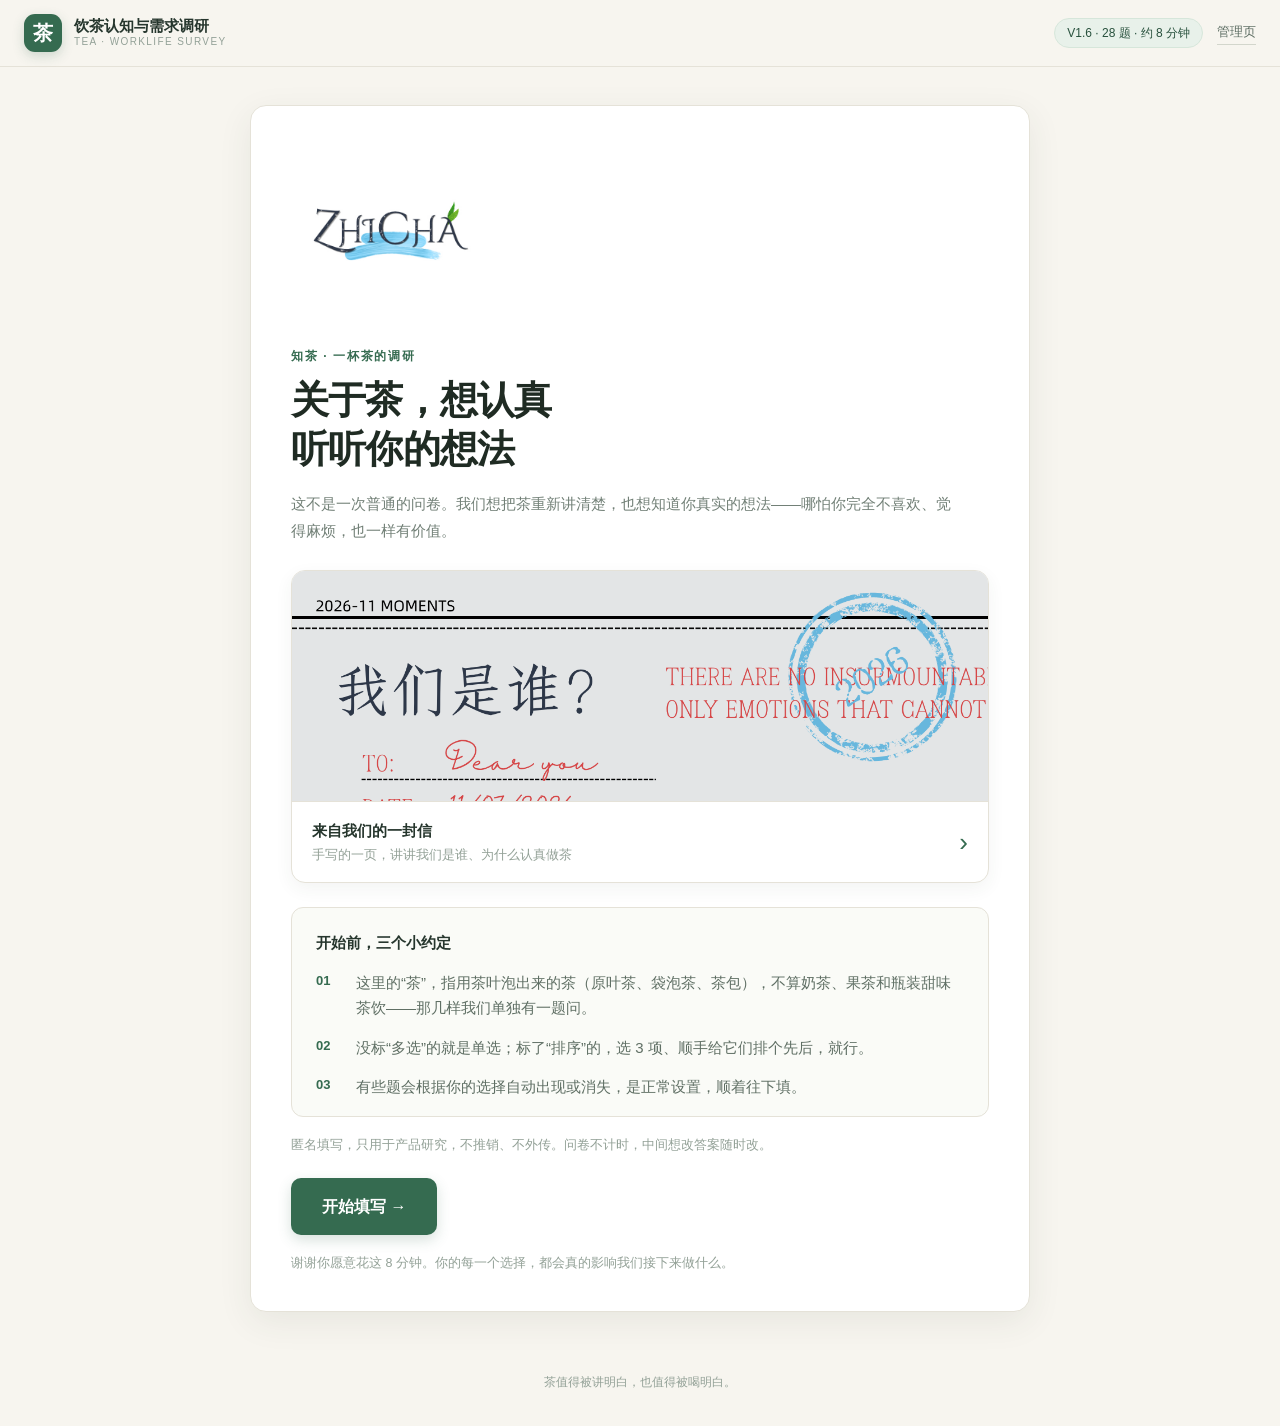
<file: index.html>
<!DOCTYPE html>
<html lang="zh-CN">
<head>
  <meta charset="UTF-8" />
  <meta name="viewport" content="width=device-width, initial-scale=1.0" />
  <title>25–40 岁职场人群饮茶认知与需求调研</title>
  <meta name="description" content="一份关于职场人群饮茶习惯、认知与内容需求的匿名调研，约 8 分钟。" />
  <link rel="stylesheet" href="styles.css?v=20261127" />
</head>
<body>
  <header class="topbar">
    <div class="brand">
      <span class="brand-mark">茶</span>
      <span class="brand-text">饮茶认知与需求调研<small>TEA · WORKLIFE SURVEY</small></span>
    </div>
    <nav class="topnav">
      <span class="badge">V1.6 · 28 题 · 约 8 分钟</span>
      <a href="admin.html" class="admin-link">管理页</a>
    </nav>
  </header>

  <main class="page">
    <section id="intro" class="intro card">
      <div class="brand-logo"><img src="assets/zhicha-logo.jpg" alt="知茶 ZHI CHA" /></div>
      <div class="intro-eyebrow">知茶 · 一杯茶的调研</div>
      <h1>关于茶，想认真<br />听听你的想法</h1>
      <p class="intro-lead" id="introLead"></p>

      <button class="letter-card" id="letterCard" type="button" aria-label="查看来自我们的一封信">
        <div class="letter-preview"><img src="assets/who-we-are.png" alt="手写信件《我们是谁？》" /></div>
        <div class="letter-meta">
          <span class="letter-text"><strong>来自我们的一封信</strong><span>手写的一页，讲讲我们是谁、为什么认真做茶</span></span>
          <span class="letter-chevron" aria-hidden="true">›</span>
        </div>
      </button>

      <div class="rules-box">
        <div class="rules-title">开始前，三个小约定</div>
        <ol id="introRules"></ol>
      </div>
      <div class="privacy-note">匿名填写，只用于产品研究，不推销、不外传。问卷不计时，中间想改答案随时改。</div>
      <button class="btn btn-primary btn-lg" id="startBtn">开始填写 <span aria-hidden="true">→</span></button>
      <div class="intro-foot">谢谢你愿意花这 8 分钟。你的每一个选择，都会真的影响我们接下来做什么。</div>
    </section>

    <div id="letterModal" class="letter-modal hidden" role="dialog" aria-modal="true" aria-label="来自我们的一封信">
      <div class="letter-backdrop" id="letterBackdrop"></div>
      <div class="letter-modal-panel">
        <button class="letter-close" id="letterClose" type="button" aria-label="关闭">×</button>
        <img src="assets/who-we-are.png" alt="手写信件《我们是谁？》完整版" />
      </div>
    </div>

    <section id="survey" class="survey hidden">
      <div class="progress-wrap">
        <div class="progress-meta"><span id="progressSection">第一部分</span><span id="progressText">1 / 26</span></div>
        <div class="progress-track"><div class="progress-fill" id="progressFill"></div></div>
      </div>
      <div class="card question-card" id="questionCard"></div>
      <div class="question-nav">
        <button class="btn btn-ghost" id="prevBtn">← 上一题</button>
        <button class="btn btn-primary" id="nextBtn">下一题 →</button>
      </div>
    </section>

    <section id="done" class="done card hidden">
      <div class="brand-logo done-logo"><img src="assets/zhicha-logo.jpg" alt="知茶 ZHI CHA" /></div>
      <div class="done-icon">✓</div>
      <h2>答卷已提交，谢谢你</h2>
      <p>你的答案会直接影响我们接下来做什么。</p>
      <div class="identity-card" id="identityCard"></div>
      <div class="receipt" id="receipt"></div>
      <button class="btn btn-ghost" id="againBtn">再填一份</button>
    </section>
  </main>

  <footer class="footer">茶值得被讲明白，也值得被喝明白。</footer>

  <script src="config.js?v=20261127"></script>
  <script src="questions.js?v=20261127"></script>
  <script src="cloud-cloudbase.js?v=20261127"></script>
  <script src="cloud.js?v=20261127"></script>
  <script src="identities.js?v=20261127"></script>
  <script src="app.js?v=20261127"></script>
</body>
</html>
</file>
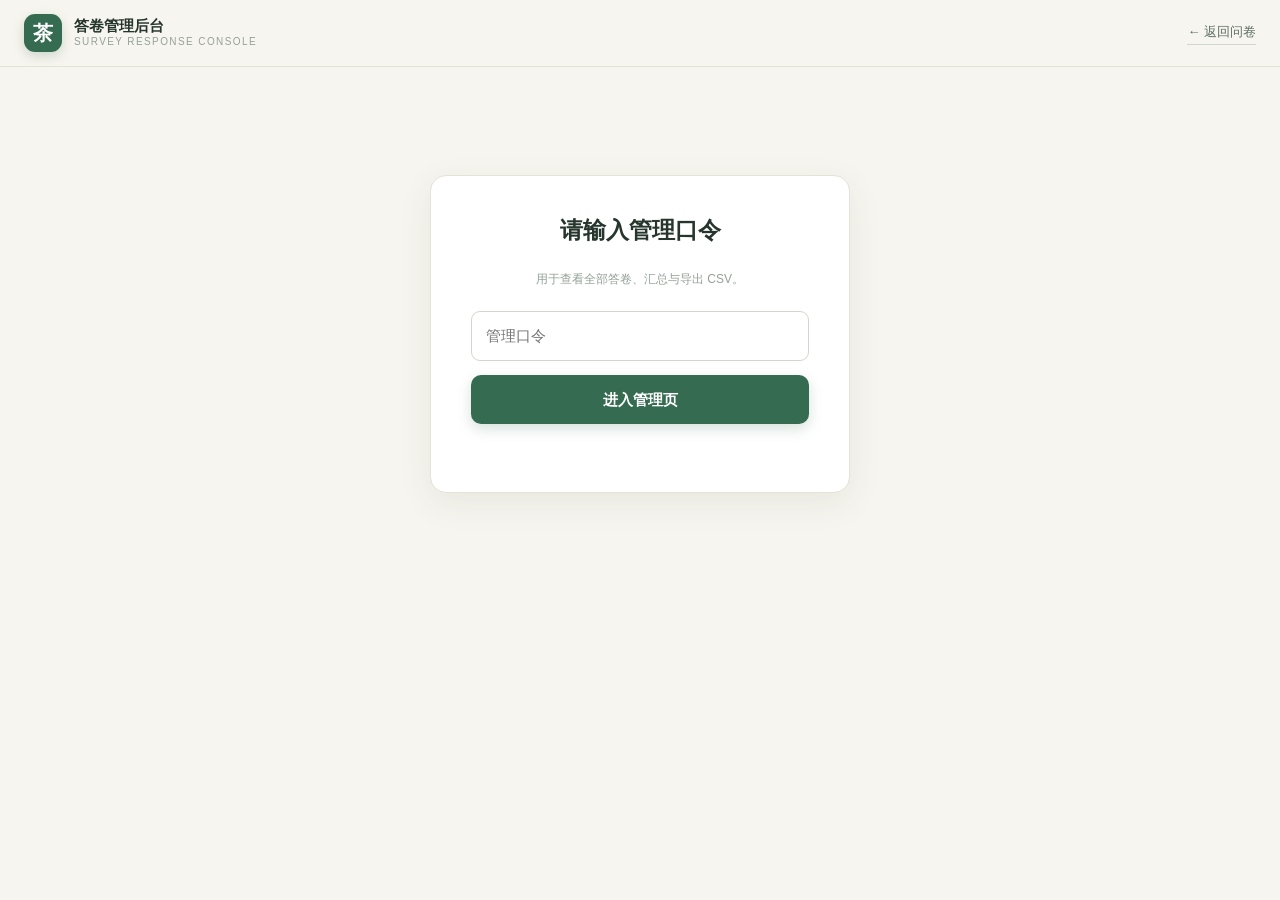
<file: admin.html>
<!DOCTYPE html>
<html lang="zh-CN">
<head>
  <meta charset="UTF-8" />
  <meta name="viewport" content="width=device-width, initial-scale=1.0" />
  <title>答卷管理 · 饮茶认知与需求调研</title>
  <link rel="stylesheet" href="styles.css?v=20261127" />
</head>
<body>
  <header class="topbar">
    <div class="brand">
      <span class="brand-mark">茶</span>
      <span class="brand-text">答卷管理后台<small>SURVEY RESPONSE CONSOLE</small></span>
    </div>
    <nav class="topnav"><a href="index.html" class="admin-link">← 返回问卷</a></nav>
  </header>

  <main class="page admin-page">
    <section id="lock" class="card lock-card">
      <h2 style="margin-top:0">请输入管理口令</h2>
      <p class="muted">用于查看全部答卷、汇总与导出 CSV。</p>
      <input class="text-input" id="codeInput" type="password" placeholder="管理口令" style="min-height:auto" />
      <button class="btn btn-primary" id="unlockBtn">进入管理页</button>
      <div class="error-msg" id="lockError"></div>
    </section>

    <section id="console" class="hidden">
      <div class="admin-head">
        <div><h1>答卷汇总</h1><div class="muted" id="lastUpdate"></div></div>
        <div class="table-tools" style="margin:0">
          <button class="btn btn-ghost" id="refreshBtn">刷新数据</button>
          <button class="btn btn-primary" id="csvBtn">导出 CSV ↓</button>
        </div>
      </div>
      <div id="loadMsg" class="alert alert-info">正在从云数据库读取答卷…</div>
      <div id="stats" class="stat-grid"></div>
      <div class="panel">
        <h2>关键分布</h2>
        <div class="panel-grid" id="charts"></div>
      </div>
      <div class="panel">
        <h2>答卷明细 <span class="muted" id="rowCount"></span></h2>
        <div class="table-tools">
          <input type="search" id="searchInput" placeholder="搜索年龄、状态、分群、联系方式…" />
          <span class="muted">点击任意行展开全部答案</span>
        </div>
        <div class="table-scroll">
          <table class="data">
            <thead><tr><th>#</th><th>提交时间</th><th>年龄</th><th>饮茶频率</th><th>认知</th><th>状态兴趣</th><th>定制兴趣</th><th>分群</th><th>茶系身份</th><th>联系方式</th></tr></thead>
            <tbody id="rows"></tbody>
          </table>
        </div>
        <div class="pager">
          <button class="btn btn-ghost" id="prevPage">← 上一页</button>
          <span id="pageInfo"></span>
          <button class="btn btn-ghost" id="nextPage">下一页 →</button>
        </div>
      </div>
    </section>
  </main>

  <script src="config.js?v=20261127"></script>
  <script src="questions.js?v=20261127"></script>
  <script src="cloud-cloudbase.js?v=20261127"></script>
  <script src="cloud.js?v=20261127"></script>
  <script src="identities.js?v=20261127"></script>
  <script src="admin.js?v=20261127"></script>
</body>
</html>
</file>
<file: styles.css>
:root {
  --bg: #f7f5ef;
  --paper: #ffffff;
  --ink: #26362d;
  --ink-soft: #5f6f64;
  --ink-faint: #93a197;
  --green: #356b50;
  --green-dark: #28513d;
  --green-soft: #e8f1ea;
  --amber: #b8703a;
  --amber-soft: #fbf0e5;
  --line: #e5e2d8;
  --line-strong: #d3d6cc;
  --danger: #b4453f;
  --shadow: 0 10px 34px rgba(45, 65, 51, .08);
  --radius: 16px;
}

* { box-sizing: border-box; }
html { scroll-behavior: smooth; }
body {
  margin: 0;
  background: var(--bg);
  color: var(--ink);
  font-family: -apple-system, BlinkMacSystemFont, "Segoe UI", "PingFang SC", "Hiragino Sans GB", "Microsoft YaHei", sans-serif;
  font-size: 15px;
  line-height: 1.7;
  -webkit-font-smoothing: antialiased;
}
.hidden { display: none !important; }
button, input, textarea { font: inherit; }

.topbar {
  position: sticky; top: 0; z-index: 20;
  display: flex; align-items: center; justify-content: space-between;
  gap: 16px; padding: 14px 24px;
  background: rgba(247, 245, 239, .92);
  backdrop-filter: blur(10px);
  border-bottom: 1px solid var(--line);
}
.brand { display: flex; align-items: center; gap: 12px; }
.brand-mark {
  width: 38px; height: 38px; border-radius: 11px;
  display: grid; place-items: center;
  background: var(--green); color: #fff; font-size: 20px; font-weight: 700;
  box-shadow: 0 4px 12px rgba(53,107,80,.22);
}
.brand-text { font-weight: 700; font-size: 15px; line-height: 1.25; }
.brand-text small { display: block; font-weight: 500; font-size: 10px; letter-spacing: .14em; color: var(--ink-faint); }
.topnav { display: flex; align-items: center; gap: 14px; }
.badge {
  font-size: 12px; color: var(--green-dark); background: var(--green-soft);
  border: 1px solid #d6e6da; border-radius: 999px; padding: 4px 12px;
}
.admin-link { color: var(--ink-soft); text-decoration: none; font-size: 13px; border-bottom: 1px solid var(--line-strong); }
.admin-link:hover { color: var(--green); border-color: var(--green); }

.page { max-width: 820px; margin: 0 auto; padding: 38px 20px 60px; }
.card {
  background: var(--paper); border: 1px solid var(--line);
  border-radius: var(--radius); box-shadow: var(--shadow);
  padding: 36px 40px;
}
.brand-logo { margin-bottom: 14px; }
.brand-logo img {
  display: block; width: 190px; max-width: 100%; height: auto;
  mix-blend-mode: multiply;
}
.done-logo { display: flex; justify-content: center; margin-bottom: 14px; }
.done-logo img { width: 160px; }
.intro-eyebrow {
  display: block; color: var(--green); font-size: 12px; font-weight: 700;
  letter-spacing: .14em; margin-bottom: 10px;
}
h1 { font-size: 38px; line-height: 1.28; margin: 0 0 16px; letter-spacing: -.02em; color: #1f2b23; }
.intro-lead { font-size: 15px; line-height: 1.8; color: #728077; margin: 0 0 26px; max-width: 660px; }

.letter-card {
  display: block; width: 100%; padding: 0; margin: 0 0 24px; text-align: left;
  background: #fff; border: 1px solid var(--line); border-radius: 14px;
  overflow: hidden; cursor: pointer; transition: .18s ease;
  box-shadow: 0 6px 18px rgba(45, 65, 51, .06);
}
.letter-card:hover { transform: translateY(-2px); border-color: #bcd3c2; box-shadow: 0 10px 26px rgba(45, 65, 51, .1); }
.letter-preview { height: 230px; overflow: hidden; background: #f1f2f0; }
.letter-preview img { width: 100%; height: 100%; object-fit: cover; object-position: top center; display: block; }
.letter-meta {
  display: flex; align-items: center; justify-content: space-between; gap: 16px;
  padding: 16px 20px; border-top: 1px solid var(--line);
}
.letter-text { display: flex; flex-direction: column; gap: 2px; }
.letter-text strong { font-size: 15px; color: var(--ink); }
.letter-text span { font-size: 12.5px; color: var(--ink-faint); }
.letter-chevron { color: var(--green); font-size: 26px; line-height: 1; }

.rules-box {
  margin: 0 0 18px; padding: 22px 24px 16px;
  background: #fafbf7; border: 1px solid var(--line); border-radius: 12px;
}
.rules-title { font-weight: 700; margin-bottom: 14px; }
.rules-box ol { margin: 0; padding: 0; list-style: none; counter-reset: rule; color: var(--ink-soft); }
.rules-box li {
  position: relative; margin: 0 0 14px; padding-left: 40px; line-height: 1.7;
}
.rules-box li:last-child { margin-bottom: 0; }
.rules-box li::before {
  counter-increment: rule; content: "0" counter(rule);
  position: absolute; left: 0; top: 0; color: var(--green); font-weight: 700; font-size: 13px;
}
.privacy-note { font-size: 12.5px; color: var(--ink-faint); margin: 18px 0 22px; }
.intro-foot { margin-top: 18px; font-size: 12.5px; color: var(--ink-faint); }

.letter-modal { position: fixed; inset: 0; z-index: 60; display: grid; place-items: center; padding: 24px; }
.letter-backdrop { position: absolute; inset: 0; background: rgba(24, 36, 29, .68); backdrop-filter: blur(3px); }
.letter-modal-panel {
  position: relative; max-width: 760px; width: 100%; max-height: 90vh; overflow: auto;
  background: #fff; border-radius: 14px; box-shadow: 0 24px 70px rgba(0, 0, 0, .3);
}
.letter-modal-panel img { display: block; width: 100%; height: auto; }
.letter-close {
  position: sticky; top: 10px; float: right; margin: 10px 12px -46px 0; z-index: 2;
  width: 36px; height: 36px; border: none; border-radius: 50%;
  background: rgba(255, 255, 255, .9); color: var(--ink); font-size: 24px; cursor: pointer;
  box-shadow: 0 2px 10px rgba(0, 0, 0, .18);
}

.btn {
  border: 1px solid transparent; border-radius: 10px; cursor: pointer;
  padding: 11px 22px; font-weight: 600; transition: .15s ease;
  background: #fff; color: var(--ink);
}
.btn:hover { transform: translateY(-1px); }
.btn:disabled { opacity: .45; cursor: not-allowed; transform: none; }
.btn-primary { background: var(--green); color: #fff; box-shadow: 0 5px 14px rgba(53,107,80,.2); }
.btn-primary:hover { background: var(--green-dark); }
.btn-lg { padding: 14px 30px; font-size: 16px; }
.btn-ghost { background: #fff; border-color: var(--line-strong); color: var(--ink-soft); }
.btn-ghost:hover { border-color: var(--green); color: var(--green); }
.btn-danger { background: #fff; border-color: #e6c9c7; color: var(--danger); }

.progress-wrap { margin-bottom: 18px; }
.progress-meta { display: flex; justify-content: space-between; font-size: 12px; color: var(--ink-faint); margin-bottom: 8px; }
.progress-track { height: 6px; border-radius: 999px; background: #e7eae2; overflow: hidden; }
.progress-fill { height: 100%; width: 0; background: linear-gradient(90deg, var(--green), #6fa07c); border-radius: 999px; transition: width .3s ease; }

.question-card { min-height: 420px; }
.q-section { color: var(--amber); font-size: 12px; font-weight: 700; letter-spacing: .1em; }
.q-id { color: var(--ink-faint); font-size: 12px; float: right; }
.q-title { font-size: 21px; line-height: 1.55; margin: 14px 0 8px; font-weight: 700; }
.q-title .dyn { color: var(--green); }
.q-hint { color: var(--ink-faint); font-size: 13px; margin-bottom: 22px; }
.required-mark { color: var(--amber); font-size: 12px; margin-left: 8px; font-weight: 500; }

.options { display: grid; gap: 10px; }
.option {
  display: flex; align-items: flex-start; gap: 12px;
  padding: 13px 16px; border: 1px solid var(--line); border-radius: 11px;
  background: #fff; cursor: pointer; transition: .15s ease;
}
.option:hover { border-color: #a8c3b0; background: #fbfdfb; }
.option.selected { border-color: var(--green); background: var(--green-soft); box-shadow: inset 0 0 0 1px var(--green); }
.option.disabled { opacity: .5; cursor: not-allowed; }
.option input { margin-top: 4px; accent-color: var(--green); }
.option-label { flex: 1; }
.option-index { color: var(--ink-faint); font-size: 12px; margin-right: 4px; }

.other-input, .text-input {
  width: 100%; margin-top: 10px; padding: 11px 14px;
  border: 1px solid var(--line-strong); border-radius: 9px; background: #fff;
  color: var(--ink); outline: none;
}
.other-input:focus, .text-input:focus { border-color: var(--green); box-shadow: 0 0 0 3px rgba(53,107,80,.1); }
.text-input { min-height: 110px; resize: vertical; }

.rank-selected { margin-bottom: 18px; }
.rank-item {
  display: flex; align-items: center; gap: 10px; padding: 10px 14px;
  border: 1px solid #cfe0d3; background: #f4f9f5; border-radius: 10px; margin-bottom: 8px;
}
.rank-num { width: 24px; height: 24px; flex: none; border-radius: 50%; background: var(--green); color: #fff; display: grid; place-items: center; font-size: 12px; }
.rank-label { flex: 1; }
.rank-actions { display: flex; gap: 5px; }
.rank-actions button {
  border: 1px solid var(--line-strong); background: #fff; color: var(--ink-soft);
  border-radius: 7px; width: 28px; height: 28px; cursor: pointer; line-height: 1;
}
.rank-actions button:hover { border-color: var(--green); color: var(--green); }
.rank-empty { color: var(--ink-faint); font-size: 13px; padding: 8px 0; }

.scale-grid { display: grid; grid-template-columns: repeat(5, 1fr); gap: 10px; }
.scale-cell { text-align: center; padding: 14px 6px; border: 1px solid var(--line); border-radius: 11px; cursor: pointer; font-size: 13px; }
.scale-cell:hover { border-color: #a8c3b0; }
.scale-cell.selected { border-color: var(--green); background: var(--green-soft); box-shadow: inset 0 0 0 1px var(--green); font-weight: 700; }
.scale-cell strong { display: block; font-size: 20px; color: var(--green); }

.binary-list { display: flex; flex-direction: column; gap: 14px; }
.binary-row { background: #fff; border: 1px solid var(--line); border-radius: 12px; padding: 14px 16px; }
.binary-q { font-size: 14px; color: var(--ink); line-height: 1.6; margin-bottom: 12px; }
.binary-opts { display: flex; gap: 10px; }
.binary-opt {
  position: relative; flex: 1; display: flex; align-items: center; justify-content: center;
  padding: 11px 8px; border: 1px solid var(--line); border-radius: 10px;
  background: #fff; color: var(--ink-soft); font-size: 13px; font-weight: 600;
  cursor: pointer; transition: all .15s; user-select: none;
}
.binary-opt input { position: absolute; opacity: 0; width: 0; height: 0; }
.binary-opt.selected { background: var(--green-soft); border-color: var(--green); color: var(--green-dark); }

.matrix-wrap { overflow-x: auto; }
.matrix-table { width: 100%; border-collapse: collapse; min-width: 560px; }
.matrix-table th, .matrix-table td { padding: 12px 8px; text-align: center; border-bottom: 1px solid var(--line); }
.matrix-table th:first-child, .matrix-table td:first-child { text-align: left; min-width: 250px; }
.matrix-table thead th { color: var(--ink-soft); font-size: 12px; font-weight: 600; }
.matrix-table input { accent-color: var(--green); width: 17px; height: 17px; cursor: pointer; }

.question-nav { display: flex; justify-content: space-between; gap: 12px; margin-top: 18px; }
.error-msg { color: var(--danger); font-size: 13px; margin-top: 12px; min-height: 20px; }
.field-error .option, .field-error .scale-cell { border-color: #e8c4c1; }

.done { text-align: center; padding: 60px 40px; }
.done-icon { width: 60px; height: 60px; margin: 0 auto 18px; border-radius: 50%; background: var(--green-soft); color: var(--green); display: grid; place-items: center; font-size: 30px; }
.done h2 { margin: 0 0 8px; }
.done p { color: var(--ink-soft); }
.identity-card {
  max-width: 520px; margin: 26px auto 12px; padding: 26px 28px;
  background: linear-gradient(160deg, #f3f8f3, #fff);
  border: 1px solid #d9e7dc; border-radius: 16px; text-align: center;
}
.identity-emoji { font-size: 38px; line-height: 1; margin-bottom: 10px; }
.identity-avatar { margin: -6px auto 8px; width: 150px; height: 150px; }
.identity-avatar img { display: block; width: 100%; height: 100%; object-fit: contain; }
.identity-kicker { color: var(--green); font-size: 11px; font-weight: 700; letter-spacing: .16em; }
.identity-title { font-size: 25px; font-weight: 800; color: #1f3a2b; margin: 8px 0 10px; }
.identity-desc { font-size: 14px; line-height: 1.75; color: #4a5b50; }
.identity-reasons { display: flex; flex-direction: column; gap: 3px; margin: 16px 0; color: var(--ink-faint); font-size: 12px; }
.identity-share {
  margin: 6px 0 18px; padding: 14px 16px; background: #e1f5ee;
  border: 1px solid #9fe1cb; border-radius: 12px;
  color: #0f6e56; font-size: 14px; font-weight: 700;
}
.identity-actions { display: flex; gap: 10px; justify-content: center; flex-wrap: wrap; }
.identity-copy { font-size: 12px; padding: 8px 18px; }
#savePosterBtn { font-size: 13px; padding: 10px 22px; }

.group-box {
  margin-top: 22px; padding: 20px; text-align: left;
  background: #f3f8f3; border: 1px solid #d9e7dc; border-radius: 14px;
}
.group-title { font-size: 16px; font-weight: 800; color: #1f3a2b; }
.group-desc { margin-top: 8px; font-size: 12.5px; line-height: 1.8; color: #4a5b50; }
.group-options { display: flex; flex-direction: column; gap: 10px; margin-top: 16px; }
.group-opt {
  display: flex; align-items: center; gap: 10px;
  padding: 13px 14px; background: #fff;
  border: 1px solid #dde7dd; border-radius: 10px;
  font-size: 14px; color: #2f3d33; cursor: pointer;
}
.group-opt:hover { border-color: #b9d2c1; }
.group-opt input { width: 18px; height: 18px; accent-color: #35705a; flex: none; }
#contactWrap { margin-top: 18px; }

.poster-modal { position: fixed; inset: 0; z-index: 80; display: grid; place-items: center; padding: 18px; }
.poster-backdrop { position: absolute; inset: 0; background: rgba(24, 36, 29, .7); }
.poster-panel {
  position: relative; width: 100%; max-width: 460px; max-height: 92vh; overflow: auto;
  background: #fff; border-radius: 14px; padding: 14px; text-align: center;
  box-shadow: 0 20px 60px rgba(0, 0, 0, .3);
}
.poster-tip { font-size: 13px; color: var(--green); font-weight: 700; margin-bottom: 10px; }
.poster-panel img { display: block; width: 100%; height: auto; border-radius: 8px; }
.poster-close { margin-top: 12px; font-size: 12px; padding: 8px 18px; }
.receipt { margin: 18px auto; padding: 12px 16px; max-width: 460px; background: #fafbf7; border: 1px dashed var(--line-strong); border-radius: 10px; font-size: 12px; color: var(--ink-faint); word-break: break-all; }
.footer { text-align: center; padding: 0 20px 34px; color: var(--ink-faint); font-size: 12px; }

/* 管理页 */
.admin-page { max-width: 1180px; }
.admin-head { display: flex; justify-content: space-between; align-items: center; gap: 16px; flex-wrap: wrap; margin-bottom: 22px; }
.admin-head h1 { margin: 0; font-size: 26px; }
.lock-card { max-width: 420px; margin: 70px auto; text-align: center; }
.lock-card .btn { margin-top: 14px; width: 100%; }
.alert { padding: 12px 16px; border-radius: 10px; font-size: 13px; margin-bottom: 16px; }
.alert-error { background: #fbeeed; color: var(--danger); border: 1px solid #f0d3d1; }
.alert-info { background: var(--green-soft); color: var(--green-dark); border: 1px solid #d6e6da; }
.stat-grid { display: grid; grid-template-columns: repeat(auto-fit, minmax(165px, 1fr)); gap: 14px; margin-bottom: 20px; }
.stat { background: var(--paper); border: 1px solid var(--line); border-radius: 13px; padding: 18px 20px; }
.stat .value { font-size: 30px; font-weight: 700; color: var(--green); line-height: 1.2; }
.stat .label { font-size: 12px; color: var(--ink-faint); margin-top: 4px; }
.panel { background: var(--paper); border: 1px solid var(--line); border-radius: 14px; padding: 22px 24px; margin-bottom: 18px; box-shadow: var(--shadow); }
.panel h2 { font-size: 17px; margin: 0 0 16px; }
.panel-grid { display: grid; grid-template-columns: repeat(auto-fit, minmax(300px, 1fr)); gap: 22px; }
.bar-row { display: grid; grid-template-columns: 1fr 42px; gap: 10px; align-items: center; margin-bottom: 9px; font-size: 12.5px; }
.bar-label { overflow: hidden; text-overflow: ellipsis; white-space: nowrap; color: var(--ink-soft); }
.bar-track { grid-column: 1 / -1; height: 7px; background: #eef0e9; border-radius: 999px; overflow: hidden; margin-top: -6px; }
.bar-fill { height: 100%; background: var(--green); border-radius: 999px; }
.bar-count { text-align: right; color: var(--ink); font-variant-numeric: tabular-nums; }
.table-tools { display: flex; gap: 10px; flex-wrap: wrap; align-items: center; margin-bottom: 14px; }
.table-tools input[type="search"] { flex: 1; min-width: 200px; padding: 9px 13px; border: 1px solid var(--line-strong); border-radius: 9px; outline: none; }
.table-tools input[type="search"]:focus { border-color: var(--green); }
.table-scroll { overflow-x: auto; border: 1px solid var(--line); border-radius: 10px; }
table.data { width: 100%; border-collapse: collapse; font-size: 12.5px; min-width: 900px; }
table.data th { background: #f7f8f4; text-align: left; padding: 11px 13px; color: var(--ink-soft); font-weight: 600; white-space: nowrap; border-bottom: 1px solid var(--line); position: sticky; top: 0; }
table.data td { padding: 11px 13px; border-bottom: 1px solid var(--line); vertical-align: top; }
table.data tr:last-child td { border-bottom: none; }
table.data tbody tr:hover { background: #fbfcf9; }
.group-tag { display: inline-block; padding: 2px 8px; border-radius: 999px; font-size: 11px; background: var(--green-soft); color: var(--green-dark); white-space: nowrap; }
.group-tag.b { background: #fdf2e4; color: #9a6229; }
.group-tag.c { background: #edf0f8; color: #4a5d8a; }
.group-tag.d, .group-tag.x { background: #f2f2f2; color: #777; }
.tag-group { display: inline-block; margin-left: 4px; padding: 2px 7px; border-radius: 999px; font-size: 10px; background: #e1f5ee; color: #0f6e56; border: 1px solid #9fe1cb; white-space: nowrap; }
.detail-row td { background: #fafbf7; }
.detail-grid { display: grid; grid-template-columns: repeat(auto-fill, minmax(280px, 1fr)); gap: 6px 20px; }
.detail-grid div { padding: 3px 0; border-bottom: 1px dashed var(--line); word-break: break-word; }
.detail-grid b { color: var(--green-dark); margin-right: 6px; }
.pager { display: flex; justify-content: center; align-items: center; gap: 12px; margin-top: 14px; font-size: 13px; color: var(--ink-soft); }
.muted { color: var(--ink-faint); font-size: 12px; }
.loading { text-align: center; padding: 50px; color: var(--ink-faint); }

@media (max-width: 640px) {
  .card { padding: 24px 20px; }
  h1 { font-size: 29px; }
  .letter-preview { height: 190px; }
  .letter-meta { padding: 14px 16px; }
  .rules-box { padding: 18px 18px 12px; }
  .q-title { font-size: 19px; }
  .topbar { padding: 11px 16px; }
  .badge { display: none; }
  .scale-grid { grid-template-columns: repeat(5, 1fr); gap: 5px; }
  .scale-cell { font-size: 10px; padding: 10px 3px; }
}
</file>
